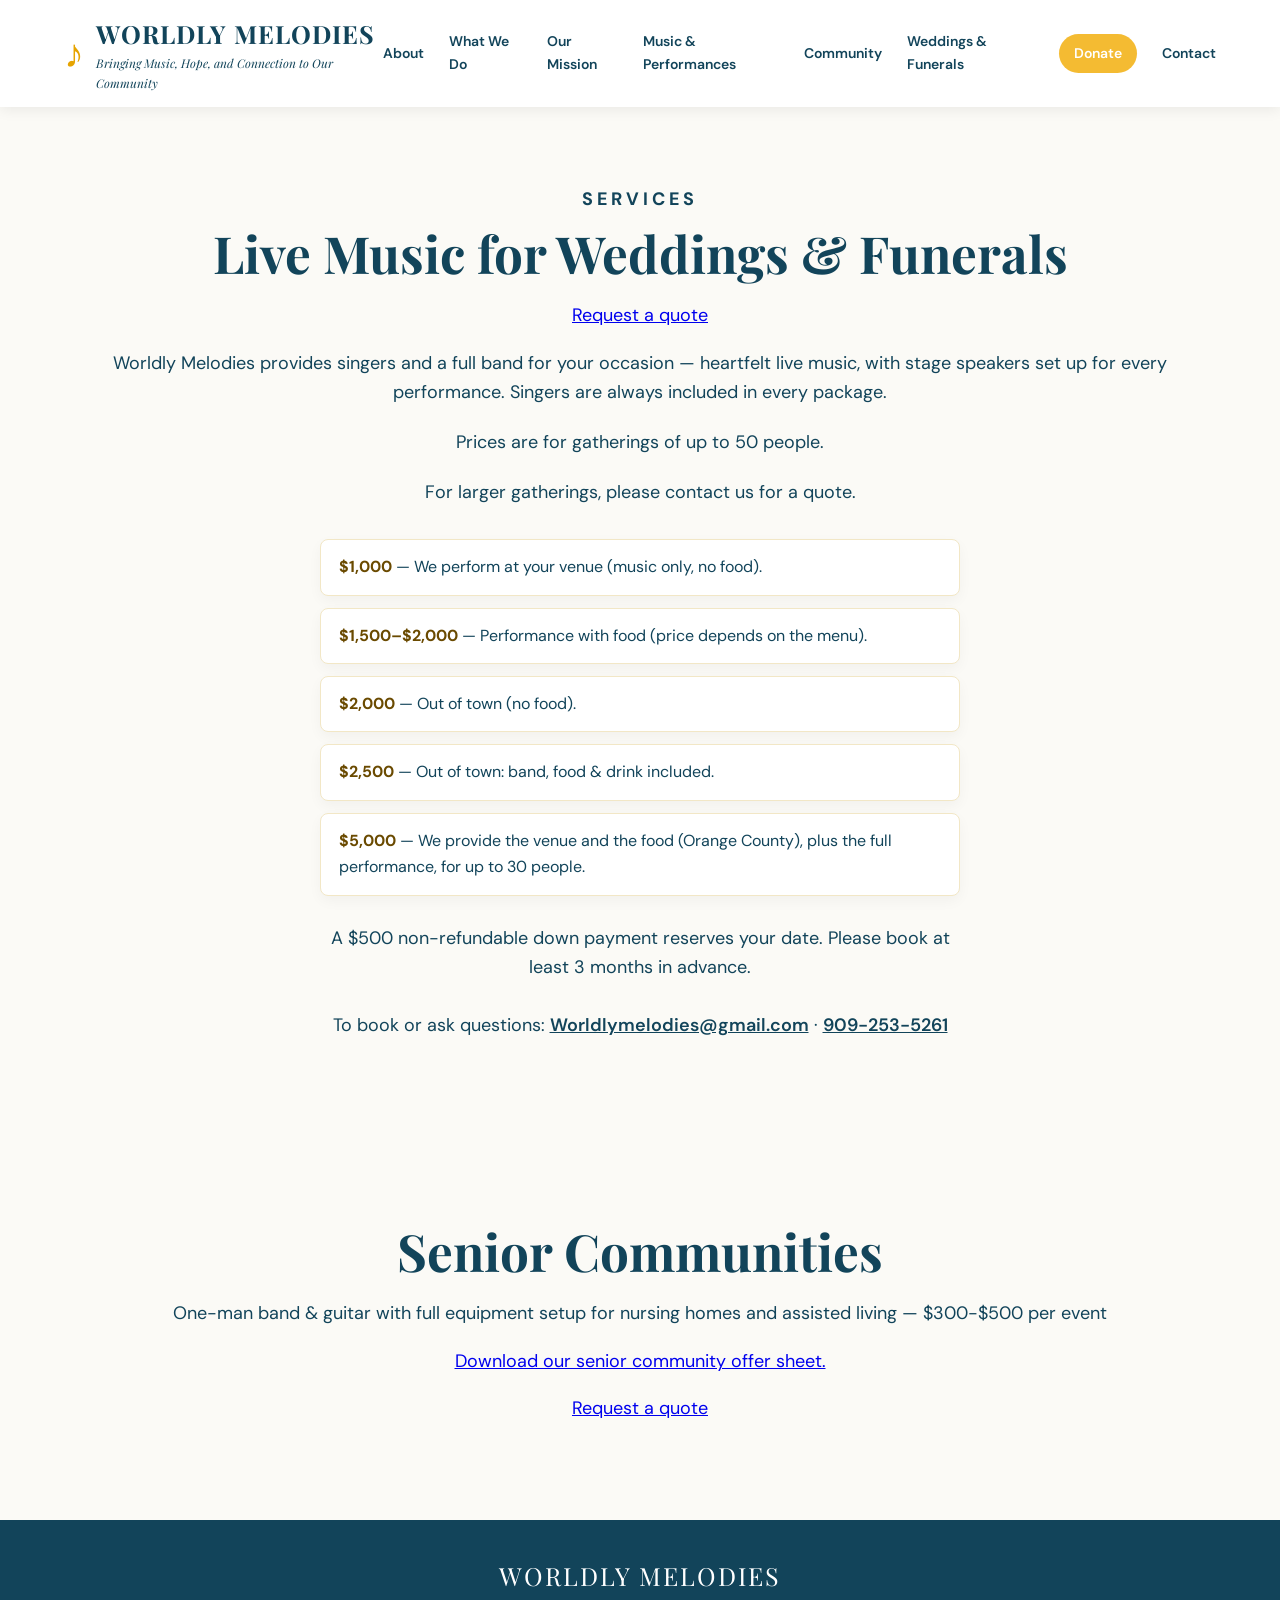
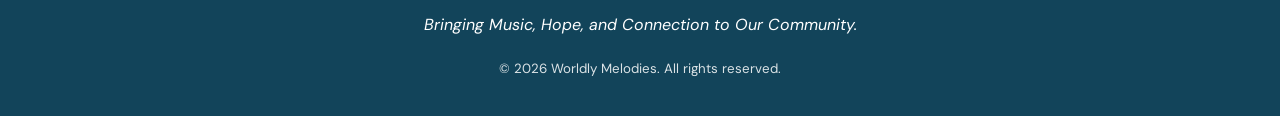
<file: services.html>
<!doctype html>
<html lang="en">
<head>
  <meta charset="utf-8">
  <meta name="viewport" content="width=device-width, initial-scale=1">
  <title>Weddings &amp; Funerals | Worldly Melodies</title>
  <meta name="description" content="Worldly Melodies provides singers and a full band for weddings and funerals — heartfelt live music, with stage speakers set up for every performance.">
  <link rel="preconnect" href="https://fonts.googleapis.com">
  <link rel="preconnect" href="https://fonts.gstatic.com" crossorigin>
  <link href="https://fonts.googleapis.com/css2?family=DM+Sans:wght@400;500;600;700&family=Playfair+Display:ital,wght@500;600;700&display=swap" rel="stylesheet">
  <link rel="stylesheet" href="style.css">
  <style>
    .services .packages-note{max-width:640px;margin:20px auto 0;text-align:center}
    .services .packages{list-style:none;padding:0;max-width:640px;margin:32px auto 0;text-align:left}
    .services .packages li{background:#fff;border:1px solid #f2e7c6;border-radius:8px;padding:14px 18px;margin:12px 0;box-shadow:0 5px 14px rgba(0,0,0,.04)}
    .services .packages li strong{color:#6a4a00}
    .services .deposit{max-width:640px;margin:28px auto 0}
    .services .booking{margin-top:28px}
    .services .booking a{color:#12445a;font-weight:600}
  </style>
</head>
<body>
<header class="site-header">
  <a class="brand" href="index.html#home" aria-label="Worldly Melodies home">
    <span class="brand-mark">&#9834;</span>
    <span><strong>WORLDLY MELODIES</strong><small>Bringing Music, Hope, and Connection to Our Community</small></span>
  </a>
  <button class="menu-toggle" aria-label="Open menu">&#9776;</button>
  <nav>
    <a href="index.html#about">About</a>
    <a href="index.html#what-we-do">What We Do</a>
    <a href="index.html#mission">Our Mission</a>
    <a href="index.html#music">Music &amp; Performances</a>
    <a href="index.html#community">Community</a>
    <a href="services.html" aria-current="page">Weddings &amp; Funerals</a>
    <a class="nav-donate" href="index.html#donate">Donate</a>
    <a href="index.html#contact">Contact</a>
  </nav>
</header>
<main>
<section id="services" class="section services">
  <p class="eyebrow">SERVICES</p>
  <h2>Live Music for Weddings &amp; Funerals</h2>
  <p><a href="https://forms.gle/Emom2vdwzjBkfGrU6">Request a quote</a></p>
  <p>Worldly Melodies provides singers and a full band for your occasion &mdash; heartfelt live music, with stage speakers set up for every performance. Singers are always included in every package.</p>
  <p class="packages-note">Prices are for gatherings of up to 50 people.</p>
  <p class="packages-note">For larger gatherings, please contact us for a quote.</p>
  <ul class="packages">
    <li><strong>$1,000</strong> &mdash; We perform at your venue (music only, no food).</li>
    <li><strong>$1,500&ndash;$2,000</strong> &mdash; Performance with food (price depends on the menu).</li>
    <li><strong>$2,000</strong> &mdash; Out of town (no food).</li>
    <li><strong>$2,500</strong> &mdash; Out of town: band, food &amp; drink included.</li>
    <li><strong>$5,000</strong> &mdash; We provide the venue and the food (Orange County), plus the full performance, for up to 30 people.</li>
  </ul>
  <p class="deposit">A $500 non-refundable down payment reserves your date. Please book at least 3 months in advance.</p>
  <p class="booking">To book or ask questions: <a href="mailto:Worldlymelodies@gmail.com">Worldlymelodies@gmail.com</a> &middot; <a href="tel:+19092535261">909-253-5261</a></p>
</section>
<section id="senior-communities" class="section services">
  <h2>Senior Communities</h2>
  <p>One-man band &amp; guitar with full equipment setup for nursing homes and assisted living — $300-$500 per event</p>
  <p><a href="nursing-home-offer-sheet-2026-10-24.pdf">Download our senior community offer sheet.</a></p>
  <p><a href="https://forms.gle/Emom2vdwzjBkfGrU6">Request a quote</a></p>
</section>
</main>
<footer>
  <div class="footer-brand">WORLDLY MELODIES</div>
  <p>Bringing Music, Hope, and Connection to Our Community.</p>
  <small>&copy; 2026 Worldly Melodies. All rights reserved.</small>
</footer>
<script>
const toggle = document.querySelector('.menu-toggle');
const nav = document.querySelector('nav');
toggle.addEventListener('click', () => nav.classList.toggle('open'));
document.querySelectorAll('nav a').forEach(a => a.addEventListener('click', () => nav.classList.remove('open')));
</script>
</body>
</html>
</file>
<file: style.css>
*{box-sizing:border-box}html{scroll-behavior:smooth}body{margin:0;color:#12445a;background:#fbfaf6;font-family:"DM Sans",Arial,sans-serif;line-height:1.65}.site-header{position:sticky;top:0;z-index:20;display:flex;align-items:center;justify-content:space-between;padding:13px 5%;background:rgba(255,255,255,.97);box-shadow:0 2px 14px rgba(0,0,0,.08)}.brand{display:flex;align-items:center;gap:12px;color:#12445a;text-decoration:none}.brand-mark{font-size:40px;color:#e6a400;line-height:1}.brand strong{display:block;font-family:"Playfair Display",serif;font-size:25px;letter-spacing:.04em}.brand small{display:block;font-family:"Playfair Display",serif;font-style:italic;font-size:12px}.site-header nav{display:flex;gap:25px;align-items:center}.site-header nav a{color:#12445a;text-decoration:none;font-size:14px;font-weight:600}.nav-donate{color:#fff!important;background:#f4bb32;padding:8px 15px;border-radius:22px}.menu-toggle{display:none;border:0;background:none;font-size:28px;color:#12445a}.hero{position:relative;height:clamp(430px,38vw,560px);min-height:430px;overflow:hidden;background:#173b49}.hero img{display:block;width:100%;height:100%;object-fit:contain;object-position:center center}.hero-overlay{position:absolute;inset:0;background:linear-gradient(90deg,rgba(4,29,39,.78),rgba(4,29,39,.18) 60%,transparent)}.hero-content{position:absolute;left:7%;top:50%;transform:translateY(-50%);color:#fff;max-width:560px}.eyebrow{font-size:12px;letter-spacing:.22em;font-weight:700;margin:0 0 10px}.hero h1{font-family:"Playfair Display",serif;font-size:clamp(48px,7vw,92px);line-height:.92;margin:0 0 18px}.tagline{font-family:"Playfair Display",serif;font-style:italic;font-size:clamp(20px,2.5vw,31px);line-height:1.2}.button{display:inline-block;margin-top:15px;background:#f7bd35;color:#10445a;text-decoration:none;font-weight:800;border-radius:30px;padding:13px 25px;box-shadow:0 5px 14px rgba(0,0,0,.14)}section{padding:78px 8%}.intro,.mission{text-align:center;max-width:980px;margin:auto}.intro h2,.mission h2,.section h2,.community h2,.donate h2,.contact h2{font-family:"Playfair Display",serif;font-size:clamp(34px,4vw,52px);line-height:1.1;margin:8px 0 20px;color:#12445a}.intro p,.mission p,.section>p,.community p,.donate p,.contact p{font-size:18px}.mission{background:#fffdf8}.features{display:grid;grid-template-columns:repeat(5,1fr);gap:25px;text-align:center;padding-top:55px;padding-bottom:55px}.features div{padding:8px}.features span{display:flex;width:70px;height:70px;margin:auto;border:2px solid #e4b341;border-radius:50%;align-items:center;justify-content:center;font-size:28px}.features h3{font-family:"Playfair Display",serif;font-size:19px;margin:14px 0 6px}.features p{margin:0;font-size:14px}.section{text-align:center}.gallery{display:grid;grid-template-columns:repeat(4,1fr);gap:10px;margin-top:35px}.gallery figure{margin:0;position:relative;overflow:hidden;border-radius:4px}.gallery img{width:100%;height:260px;object-fit:cover;display:block}.gallery figcaption{position:absolute;bottom:0;left:0;right:0;padding:12px;color:#fff;background:linear-gradient(transparent,rgba(0,0,0,.72));font-family:"Playfair Display",serif;font-style:italic}.community{background:#eaf4f6;text-align:center}.community>div{max-width:800px;margin:auto}.donate{text-align:center;background:#f7f2e6}.contact{text-align:center}.contact p{max-width:700px;margin:auto}footer{text-align:center;background:#12445a;color:#fff;padding:35px 20px}.footer-brand{font-family:"Playfair Display",serif;font-size:25px;letter-spacing:.08em}footer p{font-style:italic}footer small{opacity:.85}@media(max-width:950px){.site-header nav{gap:13px}.features{grid-template-columns:repeat(2,1fr)}.gallery{grid-template-columns:repeat(2,1fr)}}@media(max-width:720px){.site-header{padding:10px 5%;min-height:68px}.brand{gap:8px}.brand-mark{font-size:32px}.brand strong{font-size:18px;letter-spacing:.025em}.brand small{font-size:8px;line-height:1.25;max-width:245px}.menu-toggle{display:block}.site-header nav{display:none;position:absolute;top:100%;left:0;right:0;background:#fff;padding:18px 7%;flex-direction:column;align-items:flex-start;box-shadow:0 8px 16px rgba(0,0,0,.1)}.site-header nav.open{display:flex}.hero{height:620px;min-height:620px}.hero img{object-position:center center}.hero-overlay{background:linear-gradient(0deg,rgba(4,29,39,.88),rgba(4,29,39,.18) 78%,rgba(4,29,39,.05))}.hero-content{left:7%;right:7%;top:auto;bottom:38px;transform:none;max-width:520px}.eyebrow{font-size:10px;letter-spacing:.18em}.hero h1{font-size:clamp(42px,13vw,68px);line-height:.9;margin-bottom:14px}.tagline{font-size:clamp(18px,5vw,25px);line-height:1.2}.button{padding:12px 22px}section{padding:60px 6%}.features,.gallery{grid-template-columns:1fr}.gallery img{height:230px}.intro p,.mission p,.section>p,.community p,.donate p,.contact p{font-size:16px}}
</file>
